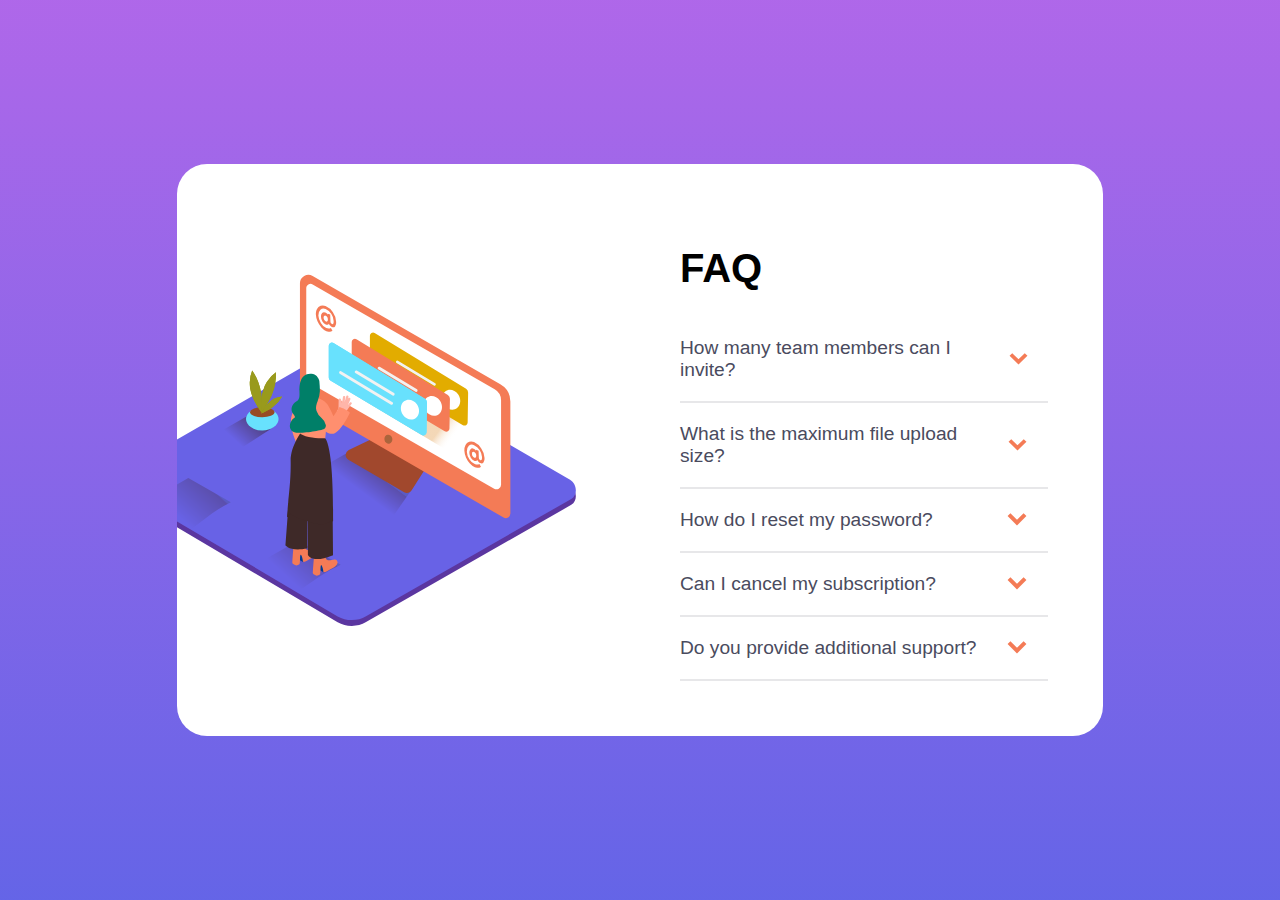
<file: faq-accordion-card-main/index.html>
<!DOCTYPE html>
<html lang="en">
<head>
  <meta charset="UTF-8">
  <meta name="viewport" content="width=device-width, initial-scale=1.0"> <!-- displays site properly based on user's device -->

  <link rel="icon" type="image/png" sizes="32x32" href="./images/favicon-32x32.png">
  
  <title>Frontend Mentor | FAQ Accordion Card</title>

  <link rel="stylesheet" href="style.css" />

</head>
<body>
  <div class="card">

    <div class="image"></div>
    <div class="content">
      <h1>FAQ</h1>

      <div class="tab">
        <input type="checkbox" id="faq1">
        <label class="tab-label" for="faq1">How many team members can I invite?</label>
        <div class="tab-content">
          You can invite up to 2 additional users on the Free plan. There is no limit on 
          team members for the Premium plan.
        </div>
      </div>
    
      <div class="tab">
        <input type="checkbox" id="faq2">
        <label class="tab-label" for="faq2">What is the maximum file upload size?</label>
        <div class="tab-content">
          No more than 2GB. All files in your account must fit your allotted storage space.
        </div>      
      </div>
    
      <div class="tab">
        <input type="checkbox" id="faq3">
        <label class="tab-label" for="faq3">How do I reset my password?</label>
        <div class="tab-content">
          Click “Forgot password” from the login page or “Change password” from your profile page.
          A reset link will be emailed to you.
        </div>    
      </div>
    
      <div class="tab">
        <input type="checkbox" id="faq4">
        <label class="tab-label" for="faq4">Can I cancel my subscription?</label>
        <div class="tab-content">
          Yes! Send us a message and we’ll process your request no questions asked.
        </div>    
      </div>
    
      <div class="tab">
        <input type="checkbox" id="faq5">
        <label class="tab-label" for="faq5">Do you provide additional support?</label>
        <div class="tab-content">
          Chat and email support is available 24/7. Phone lines are open during normal business hours.
        </div>    
      </div>
    </div>
  </div>

</body>
</html>
</file>
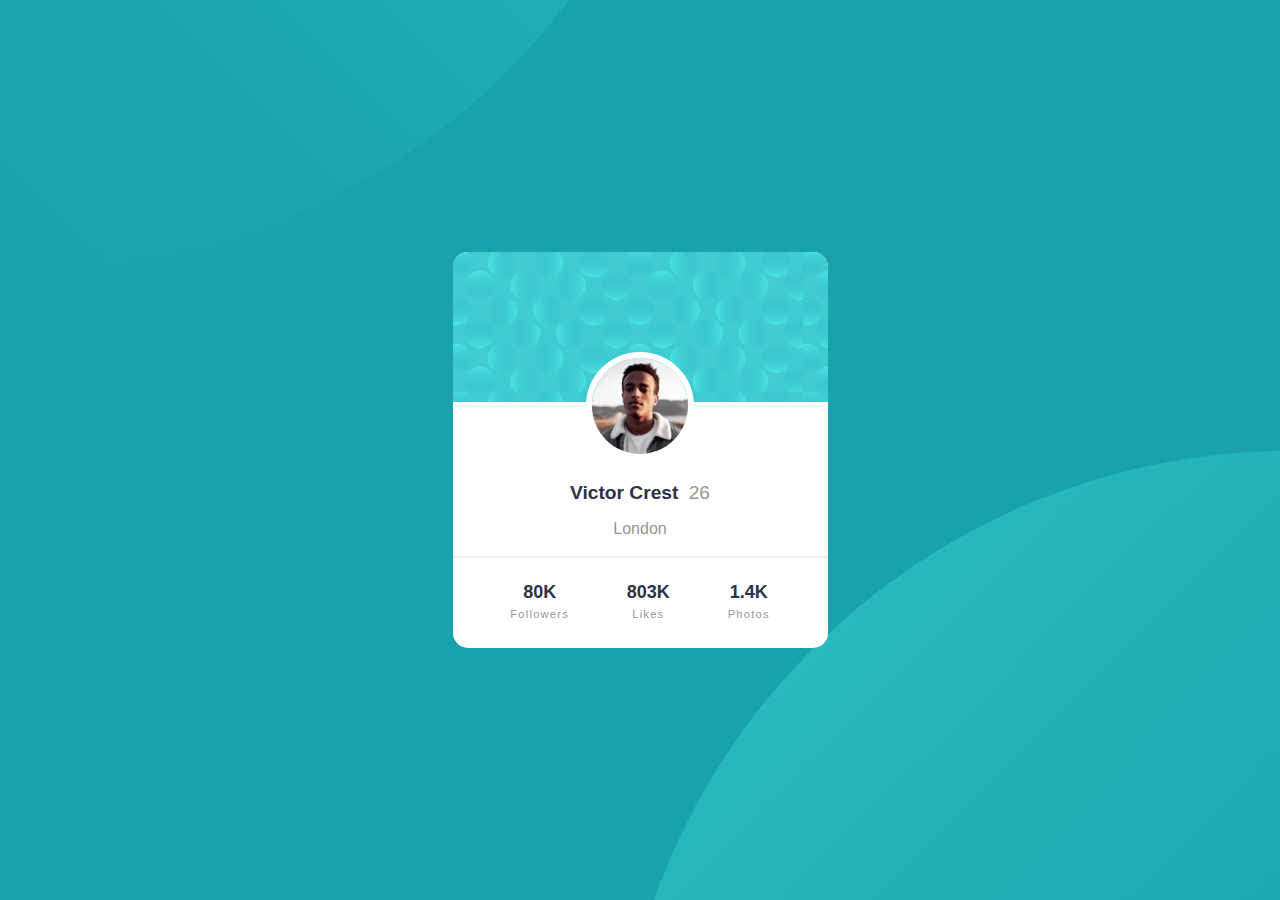
<file: profile-card-component-main/index.html>
<!DOCTYPE html>
<html lang="en">
  <head>
    <meta charset="UTF-8" />
    <meta name="viewport" content="width=device-width, initial-scale=1.0" />
    <!-- displays site properly based on user's device -->

    <link
      rel="icon"
      type="image/png"
      sizes="32x32"
      href="./images/favicon-32x32.png"
    />
    <link rel="stylesheet" href="style.css" />

    <title>Frontend Mentor | Profile card component</title>

  </head>
  <body>
    <main>
      <div class="wrapper">
        <div class="card">
          <div class="card-header">
            <img src="images/image-victor.jpg" alt="" />
          </div>
          <div class="card-body">
            <h1>Victor Crest <span>26</span></h1>
            <p>London</p>
          </div>
          <div class="card-footer">
            <ul>
              <li>80K <span>Followers</span></li>
              <li>803K <span>Likes</span></li>
              <li>1.4K <span>Photos</span></li>
            </ul>
          </div>
        </div>
      </div>
    </main>
  </body>
</html>
</file>
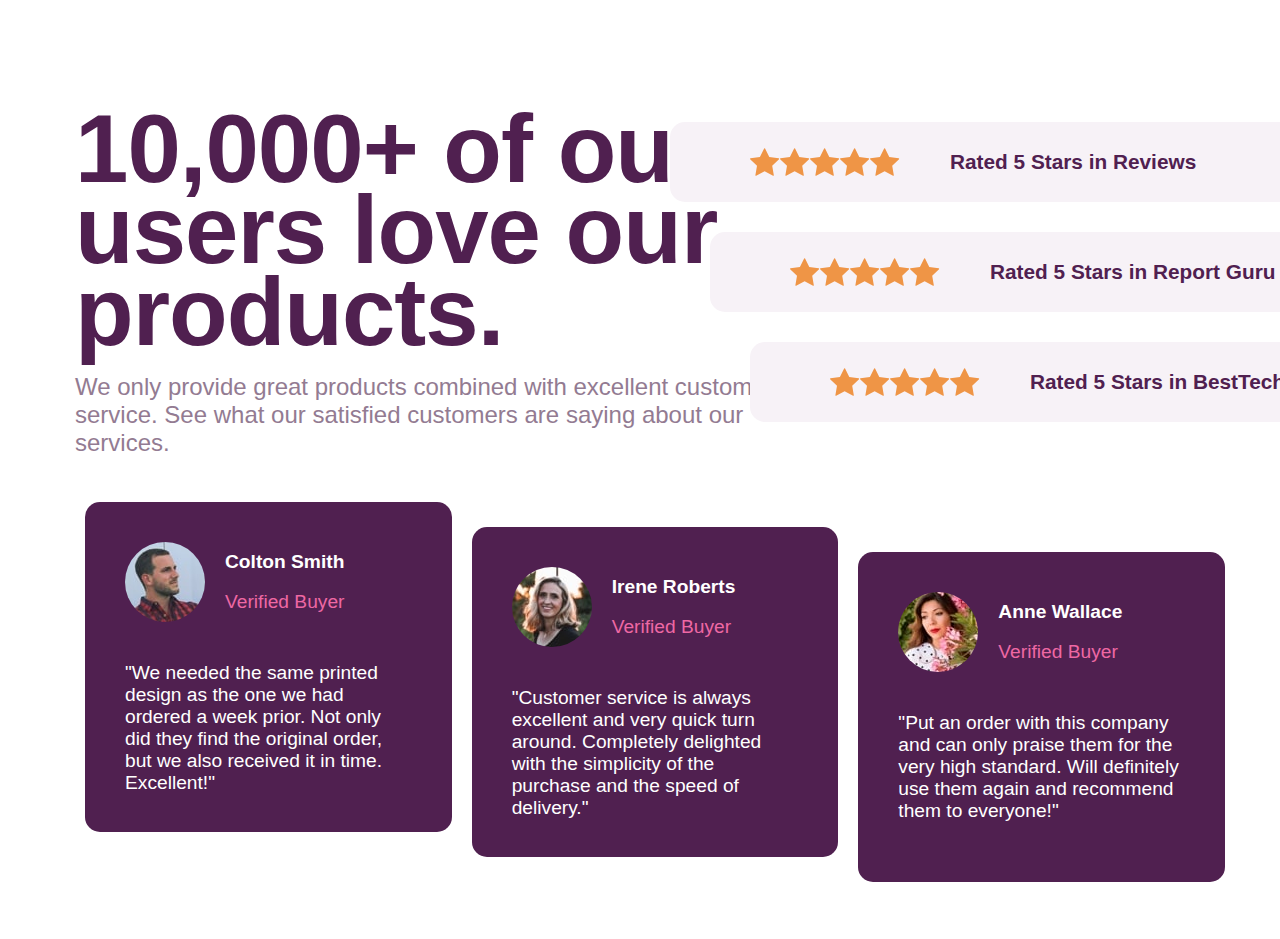
<file: social-proof-section-master/index.html>
<!DOCTYPE html>
<html lang="en">
  <head>
    <meta charset="UTF-8" />
    <meta name="viewport" content="width=device-width, initial-scale=1.0" />
    <!-- displays site properly based on user's device -->

    <link
      rel="icon"
      type="image/png"
      sizes="32x32"
      href="./images/favicon-32x32.png"
    />

    <link rel="stylesheet" href="style.css" />

    <title>Frontend Mentor | Social proof section</title>

  </head>
  <body>

    <main>
    <div class="header">
    <h1>10,000+ of our users love our products.</h1>

    We only provide great products combined with excellent customer service.
    See what our satisfied customers are saying about our services.
  </div>
    <div class="ratings">
    <div class="rating">Rated 5 Stars in Reviews</div>  
    <div class="rating">Rated 5 Stars in Report Guru</div>  
    <div class="rating">Rated 5 Stars in BestTech</div>  
  </div>
  <div class="reviews">
    <div class="review">
      <div class="review-header">
        <img src="./images/image-colton.jpg">
        <div class="buyer-name">Colton Smith</div> 
        <div class="verified">Verified Buyer</div>
      </div>
      <div class="review-text">
        "We needed the same printed design as the one we had ordered a week prior.
        Not only did they find the original order, but we also received it in time.
        Excellent!"
      </div>
  </div>
    
  <div class="review">
    <div class="review-header">
      <img src="./images/image-irene.jpg">
      <div class="buyer-name">Irene Roberts </div> 
      <div class="verified">Verified Buyer</div>
    </div>
    <div class="review-text">
      "Customer service is always excellent and very quick turn around. Completely
      delighted with the simplicity of the purchase and the speed of delivery."
    </div>    
  </div>
    
    <div class="review">
      <div class="review-header">
        <img src="./images/image-anne.jpg">
        <div class="buyer-name">Anne Wallace  </div> 
        <div class="verified">Verified Buyer</div>
      </div>
      <div class="review-text">
        "Put an order with this company and can only praise them for the very high
        standard. Will definitely use them again and recommend them to everyone!"
      </div> 
  </div>

  </div>
    </main>
  </body>
</html>
</file>
<file: faq-accordion-card-main/style.css>
:root {
    /* ### Primary */
    --very-dark-desaturated-blue: hsl(238, 29%, 16%);
    --soft-red: hsl(14, 88%, 65%);
    --soft-violet: hsl(273, 75%, 66%);
    --soft-blue: hsl(240, 73%, 65%);
    /* ### Neutral */
    --very-dark-grayish-blue: hsl(237, 12%, 33%);
    --dark-grayish-blue: hsl(240, 6%, 50%);
    --light-grayish-blue: hsl(240, 5%, 91%);
}

html {
    height: 100%;
}

body {
    font-size: 20px;
    font-family: "Kumbh Sans", sans-serif;
    box-sizing: border-box;
    margin: 0;
    padding: 0;
    height: 100%;
    background: linear-gradient(180deg, var(--soft-violet), var(--soft-blue));
    background-repeat: no-repeat;

    display: flex;
    justify-content: center;
    align-items: center;
}

.card {
    background-color: white;
    background-repeat: no-repeat;
    background-image: url(./images/illustration-woman-online-desktop.svg);
    background-size: 50%, 93%;
    background-position: left -5vw center;

    min-height: 50%;
    max-height: 75%;

    overflow: auto;

    border-radius: 30px;
    padding: 15px;
    max-width: 70%;
    display: flex;
}

.image {
    min-width: 50%;
}

@media (max-width: 500px) {
    .card {
        background-image: none;
    }
    .image {
        min-width: 0%;
    }    
  }

.content {
    margin: 40px
}

.tab {
    padding: 20px 0;
    font-size: 1.2rem;
    border-bottom: 2px solid var(--light-grayish-blue);
}

input {
    display: none;
}

.tab-label {
    display: flex;
    justify-content: space-between;
    font-weight: 300;
    cursor: pointer;
    color: var(--very-dark-grayish-blue);
}

.tab-label::after {
    content: "";
    background: url("./images/icon-arrow-down.svg") no-repeat;
    background-size: 40%;
    background-position: center;
    width: 50px;
    height: auto;
    float: top;
    margin: 0 6px 0 0;
}

input:checked+.tab-label::after {
    transform: rotate(180deg);
}

.tab-content {
    max-height: 0;
    padding: 0 1em;
    color: var(--dark-grayish-blue);
    transition: all 0.35s;
    overflow: hidden;
}

input:checked~.tab-label {
    font-weight: 700;
}

input:checked~.tab-content {
    max-height: 100vh;
    padding: 1em;
}
</file>
<file: profile-card-component-main/style.css>
:root {
    /* ### Primary */
    --dark-cyan: hsl(185, 75%, 39%);
    --very-dark-desaturated-blue: hsl(229, 23%, 23%);
    --dark-grayish-blue: hsl(227, 10%, 46%);
    /* ### Neutral */
    --dark-gray: hsl(0, 0%, 59%);
}

body {
    font-size: 18px;
    font-family: "Kumbh Sans", sans-serif;
    box-sizing: border-box;
    margin: 0;
    padding: 0;
    background-color: var(--dark-cyan);
}

main {
    display: grid;
    align-items: center;
    height: 100vh;
    background-image: url(./images/bg-pattern-top.svg), url(./images/bg-pattern-bottom.svg);
    background-repeat: no-repeat;
    background-position: right 45vw top -120vh, 48vw 50vh;
    background-size: 150vh;
}

.wrapper {
    padding: 0 1.2rem;
}

.card {
    background: white;
    border-radius: 15px;
    overflow: hidden;
    max-width: 375px;
    margin: 0 auto;
}

.card-header {
    height: 150px;
    background-image: url(./images/bg-pattern-card.svg);
    position: relative;
}

img {
    position: absolute;
    left: 50%;
    transform: translateX(-50%);
    top: 100px;
    border-radius: 50%;
    border: 6px solid #fff;
}

.card-body {
    text-align: center;
    padding-top: 40px;
}

h1 {
    margin-top: 40px;
    margin-bottom: 0;
    font-size: 1.2rem;
    font-weight: 700;
    color: var(--very-dark-desaturated-blue);
}

h1 span {
    color: var(--dark-gray);
    font-weight: 400;
    margin-left: 5px;
}

p {
    color: var(--dark-gray);
    font-weight: 400;
    font-size: 1rem;
}

ul {
    list-style: none;
    padding: 0;
    display: flex;
    justify-content: space-evenly;
    padding: 1.5rem 0;
    border-top: 2px solid #f1f1f1;
    margin-bottom: 0;
}


li {
    text-align: center;
    font-weight: 700;
    color: var(--very-dark-desaturated-blue);
}

li span {
    display: block;
    font-size: .7rem;
    color: var(--dark-gray);
    letter-spacing: 1.2px;
    font-weight: 400;
    margin: .4em;
}
</file>
<file: social-proof-section-master/style.css>
:root {
    /* ### Primary */
    --very-dark-magenta: hsl(300, 43%, 22%);
    --soft-pink: hsl(333, 80%, 67%);
    /* ### Neutral */
    --dark-grayish-magenta: hsl(303, 10%, 53%);
    --light-grayish-magenta: hsl(300, 24%, 96%);
    --white: hsl(0, 0%, 100%);
}

body {
    font-size: 15px;
    font-family: "Spartan", sans-serif;
    box-sizing: border-box;
    margin: 0;
    padding: 0;
    background-color: var(--white);
}

main {
    display: grid;
    grid-template-columns: 50% 50%;
    grid-template-rows: 50% 50%;    
    grid-template-areas: 
    "header ratings"
    "reviews reviews";  
    grid-gap: 30px;  
    align-items: center;
    margin: 75px;
}


.header {
    grid-area: header;
    color: var(--dark-grayish-magenta);
    font-size: 1.5rem;
    width: 700px;
}

.header h1{
    color: var(--very-dark-magenta);
    line-height: 85%;
    font-size: 6rem;
    letter-spacing: -1px;
    margin: 20px 0
}

.ratings {
    grid-area: ratings;
    font-size: 1.3rem;
}

.rating {
    background-color: var(--light-grayish-magenta);
    color: var(--very-dark-magenta);
    height: 80px;
    width: 600px;
    margin: 30px auto;
    border-radius: 15px;
    display: flex;
    align-items: center;
    padding-left:80px;
    font-weight: 800;
}

.rating:nth-child(1) { margin-left: 0px;   }
.rating:nth-child(2) { margin-left: 40px;  }
.rating:nth-child(3) { margin-left: 80px;  }

.rating::before {
    content: '';
    background-image: url("./images/icon-star.svg");    
    background-repeat: repeat-x;   
    background-size: 20%;
    background-position: center;
    width: 150px;
    height: 60px;
    margin: 0 50px 0 0;
}

.reviews {
    grid-area: reviews;
    display: flex;
    justify-content: space-evenly;
}

.review {
    background-color: var(--very-dark-magenta);
    color: var(--white);
    height: 250px;
    width: 400px;
    margin: 30px auto;
    border-radius: 15px;
    align-items: center;
    padding:40px;
    font-size: 1.2rem;
    margin: 10px;
}
.review:nth-child(1) { margin-top: 0px;   }
.review:nth-child(2) { margin-top: 25px;  }
.review:nth-child(3) { margin-top: 50px;  }

.review-header {
    display: grid;
    grid-template-columns: 100px auto;
    grid-template-rows: 50% 50%;    
    grid-template-areas: 
    "img buyer-name"
    "img verified";  
    align-items: center;
}
.review img {
    border-radius: 50%;
    grid-area: img;
}

.buyer-name {
    font-weight: 800;
    grid-area: buyer-name;
}

.verified {
    color: var(--soft-pink);
    grid-area: verified;
}

.review-text {
    margin: 40px auto;
}

@media (max-width: 500px) {
    main {
        display: block;
    }  

    .header {
        text-align: center;
    }    

    .rating::before {
        all: unset;
    }


    .reviews {
        display: block;
    }    

    .review {
        background-color: var(--very-dark-magenta);
        color: var(--white);
        height: 250px;
        width: 500px;
        margin: 30px auto;
        border-radius: 15px;
        align-items: center;
        padding:40px;
        font-size: 1.2rem;
        margin: 10px;
    }    

    .rating:nth-child(1) { margin-left: 0px;   }
    .rating:nth-child(2) { margin-left: 0px;  }
    .rating:nth-child(3) { margin-left: 0px;  }

    .review:nth-child(1) { margin-top: 0px;   }
    .review:nth-child(2) { margin-top: 0px;  }
    .review:nth-child(3) { margin-top: 0px;  }    
  }
</file>
